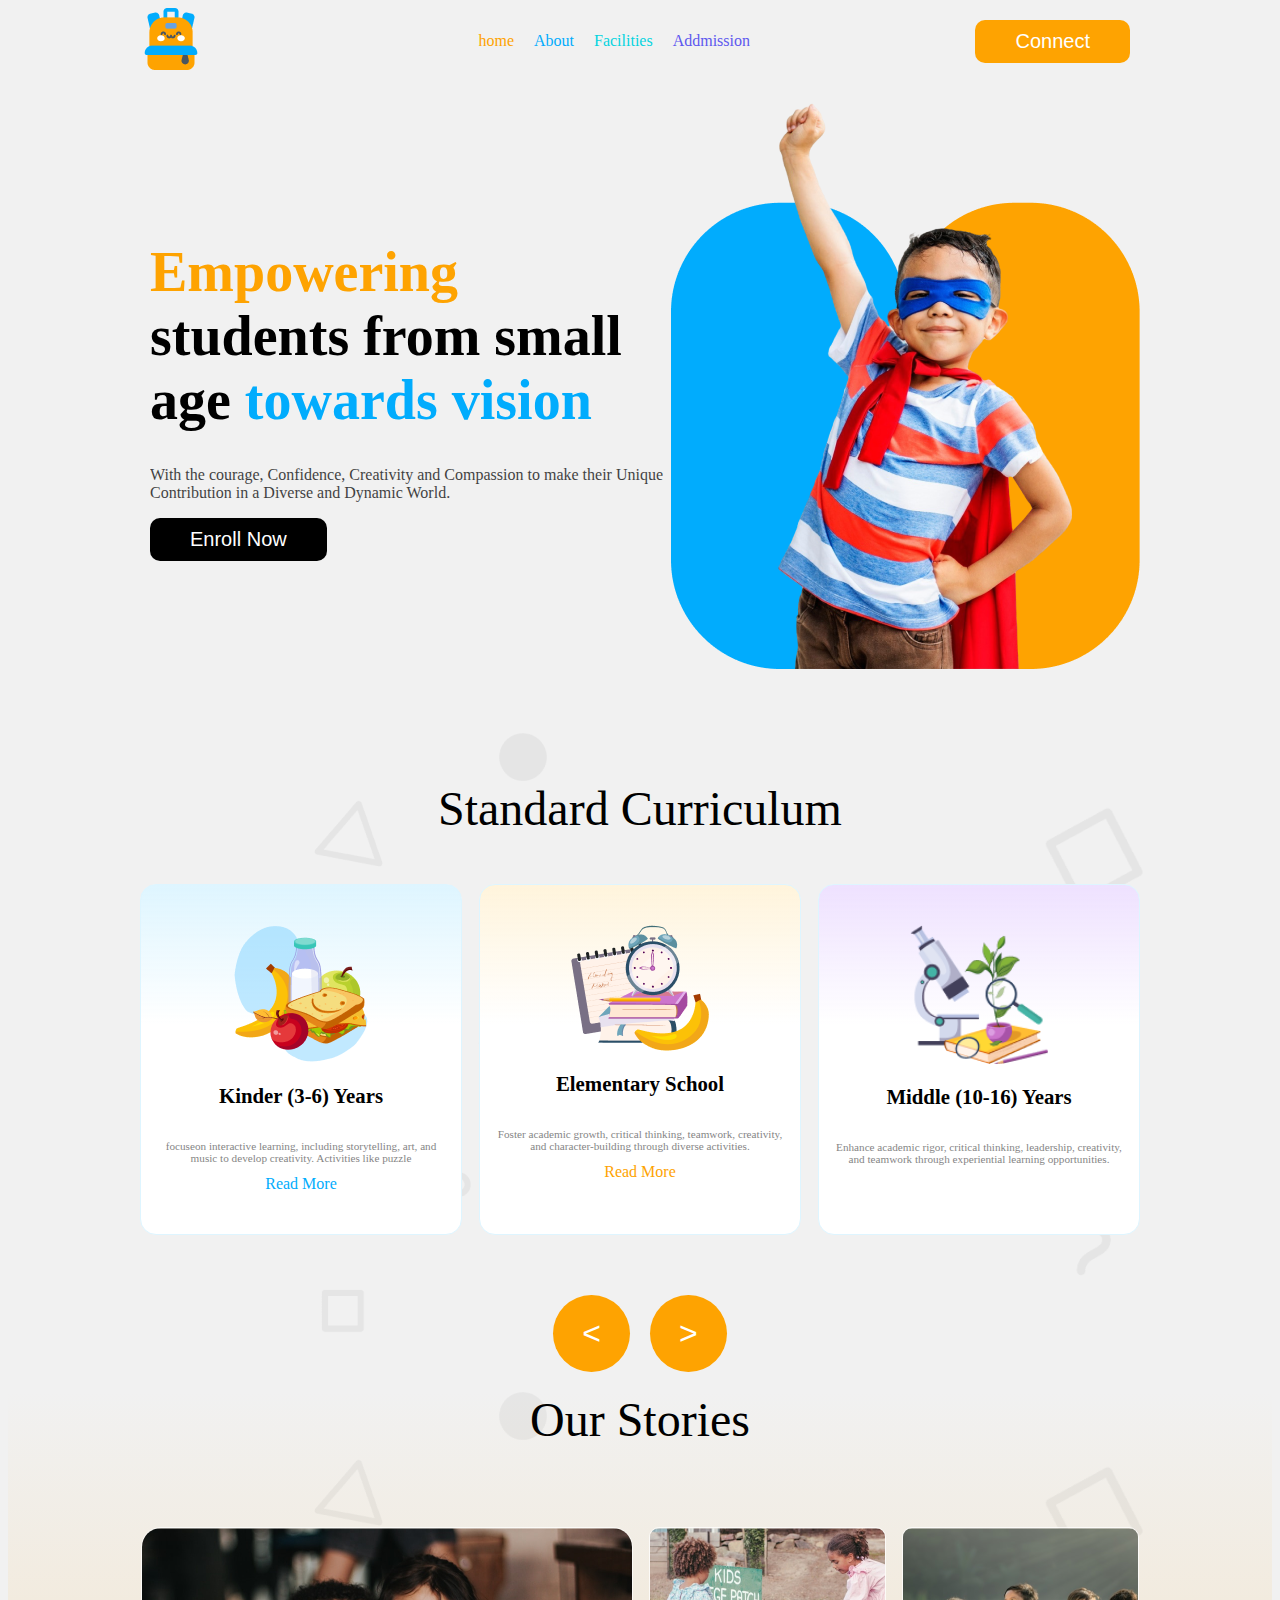
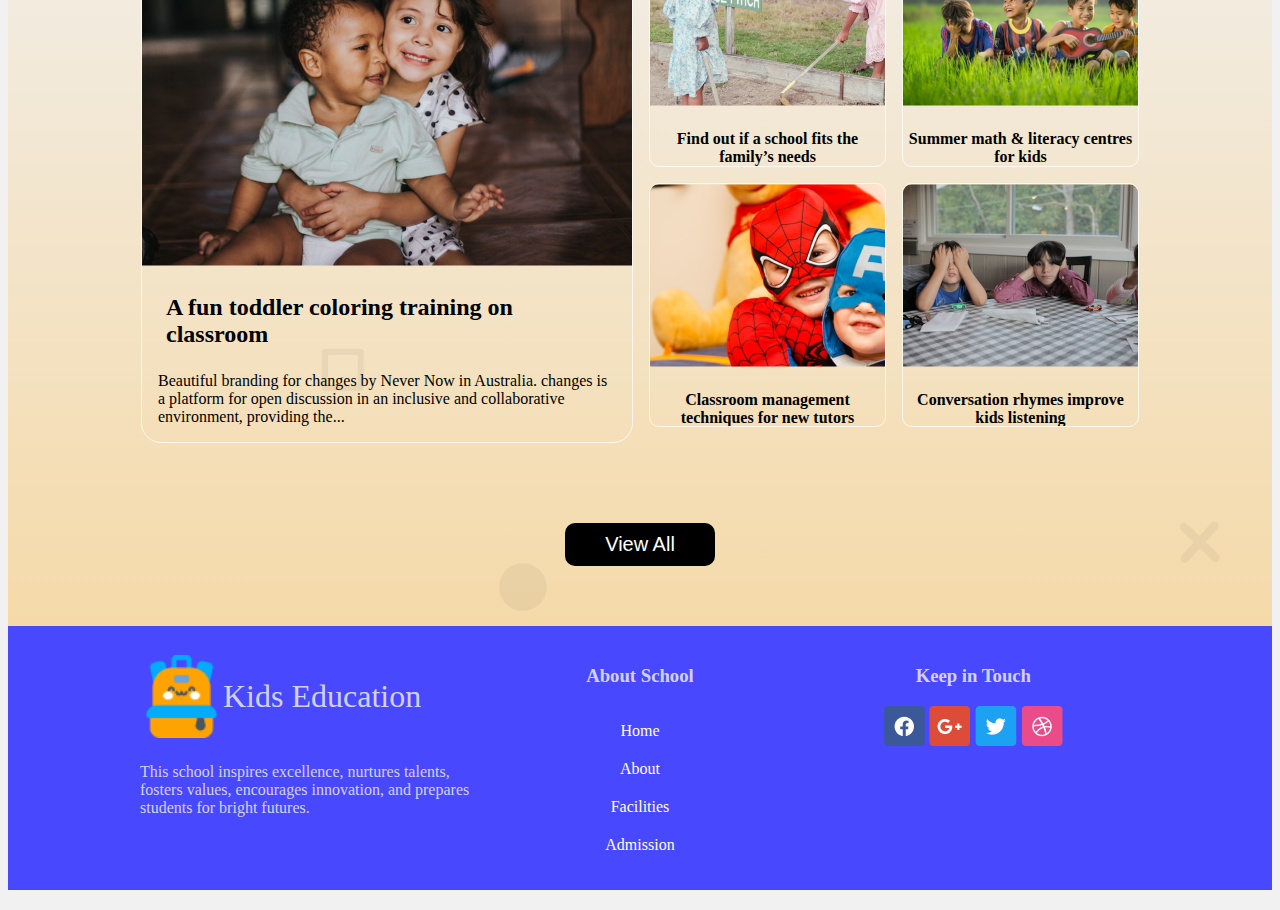
<file: index.html>
<!DOCTYPE html>
<html lang="en">
<head>
    <meta charset="UTF-8">
    <meta name="viewport" content="width=device-width, initial-scale=1.0">
    <link rel="stylesheet" href="style.css">
    <title>Document</title>
</head>
<body>
    <header class="display">
        <div class="logo"><img src="assets/logo.png" alt=""></div>
        <div class="links-container">
            <ul>
                <li><a href="home.com" id="home">home</a></li>
                <li><a href="About" id="about">About</a></li>
                <li><a href="Facilities" id="facilities">Facilities</a></li>
                <li><a href="Addmition" id="addmition">Addmission</a></li>
            </ul>
        </div>
        <button class="primary-btn connect">Connect</button>
        <div class="three-dot-btn">
            <span></span>
            <span></span>
            <span></span>
          </div>
          
    </header>
    <main >
        <div class="display">
        <article id="banner">
        <div class="banner">
            <img src="assets/hero-kids.png" alt="" class="hero">
        </div>
        <div class="banner-description">
            <p class="headline"><span class="empowering">Empowering</span>
                students from small age <span class="toward">towards vision</span></p>
                <p class="description">
                    With the courage, Confidence, Creativity and Compassion to make their Unique Contribution in a Diverse and Dynamic World.
                </p>
                <button class="primary-btn" id="enroll">Enroll Now</button>
        </div>
         </article>
        </div>
        <div id="curiculum">
    <article class="curiculum display">
        <p class="headline-2">
            Standard Curriculum
        </p>
        <div class="plans">
            <div class="plan">
                <img src="assets/kinder.png" alt="" class="plan-img">
                <p class="plan-heading">Kinder (3-6) Years</p>
                <p class="plan-description">
                    focuseon interactive learning, including storytelling, art, and music to develop creativity. Activities like puzzle
                </p>
                <a href="" id="part1-readmore">Read More</a>
            </div>
            <div class="plan plan2">
                <img src="assets/elementary.png" alt="" class="plan-img">
                <p class="plan-heading">Elementary School</p>
                <p class="plan-description">  
                    Foster academic growth, critical thinking, teamwork, creativity, and character-building through diverse activities.
                </p>
                <a href="" id="part2-readmore">Read More</a>
            </div>
            <div class="plan plan3">
                <img src="assets/middle.png" alt="" class="plan-img">
                <p class="plan-heading">Middle (10-16) Years</p>
                <p class="plan-description">
                    Enhance academic rigor, critical thinking, leadership, creativity, and teamwork through experiential learning opportunities.
                </p>
                <a href="" id="part3-readmore">Read More</a>
            </div>
        </div>
        <div class="arrow">
            <button class="arrows"><</button>
            <button class="arrows">></button>
        </div>
    </article>
</div>
    <div id="stories">
    <article class="stories display">
        <p class="headline-2 stories-head">
            Our Stories
        </p>
             <div class="story-partition">
                 <div class="left">
                    <img src="assets/story-1.png" alt="">
                    <p class="left-story-headline">
                        A fun toddler coloring training on classroom
                    </p>
                    <p class="left-story-description">
                        Beautiful branding for changes by Never Now in Australia. changes is a platform for open discussion in an inclusive and
                         collaborative environment, providing the...
                    </p>
                 </div>
                <div class="right">
                    <div class="story1">
                        <img src="assets/story-2.png" alt="">
                        <div class="story1-headline">
                            Find out if a school fits the family’s needs
                        </div>
                    </div>
                    <div class="story1">
                        <img src="assets/story-3.png" alt="">
                        <div class="story1-headline">
                            Summer math & literacy centres for kids
                        </div>
                    </div>
                    <div class="story1">
                        <img src="assets/story-4.png" alt="">
                        <div class="story1-headline">
                            Classroom management  techniques for new tutors
                        </div>
                    </div>
                    <div class="story1">
                        <img src="assets/story-5.png" alt="">
                        <div class="story1-headline">
                            Conversation rhymes improve kids listening
                        </div>
                    </div>
                </div>
             </div>
             <button class="primary-btn view">View All</button>
    </article>
</div>
    </main>
    <div class="footer">
        <footer class="display">    
            <div class="footer-about">
                <div class="logoname">
                    <img src="assets/logo.png" alt="" class="logo">
                    <p class="logo-name">Kids Education</p>
                </div>
                <p class="descripction">This school inspires excellence, nurtures talents, fosters values, encourages innovation, and prepares students for bright futures.</p>
            </div>
            <div class="footer-links">
                <h3>About School</h3>
                <ul class="footer-ul">
                    <li><a href="">Home</a></li>
                    <li><a href="">About</a></li>
                    <li><a href="">Facilities</a></li>
                    <li><a href="">Admission</a></li>
                </ul>
            </div>
            <div class="footer-social">
                <h3>Keep in Touch</h3>
                <div class="social-links">
                    <a href="">
                        <img src="assets/fb.png" alt="">
                    </a>
                    <a href="">
                        <img src="assets/google+.png" alt="">
                    </a>
                    <a href="">
                        <img src="assets/twitter.png" alt="">
                    </a>
                    <a href="">
                        <img src="assets/dribble.png" alt="">
                    </a>
                </div>
            </div>
        </footer>
    </div>
</body>
</html>
</file>
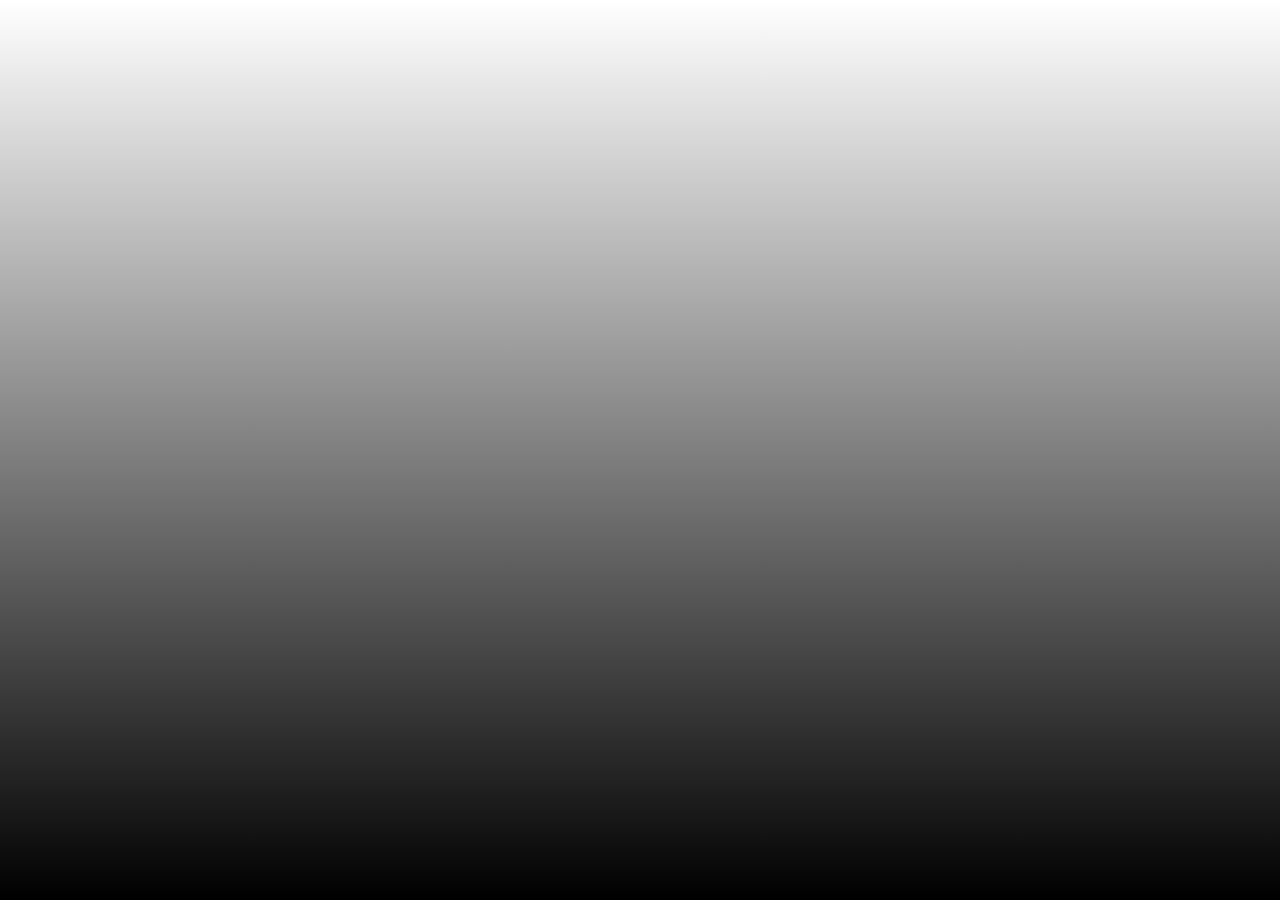
<file: practice.html>
<!DOCTYPE html>
<html lang="en">
<head>
    <meta charset="UTF-8">
    <meta name="viewport" content="width=device-width, initial-scale=1.0">
    <title>Gradient Transition</title>
    <style>
        body {
            margin: 0;
            height: 100vh;
            overflow: hidden;
        }

        body::after {
            content: '';
            position: absolute;
            top: 0;
            left: 0;
            width: 100%;
            height: 100%;
            background-image: linear-gradient(180deg, black, white);
            transition: background-image 5s ease;
        }

        body:hover::after {
            background-image: linear-gradient(180deg, white, black);
        }
    </style>
</head>
<body>
    Hover over this page to see the gradient transition.
</body>
</html>
</file>
<file: style.css>
header{
    height: auto;
    display: flex;
    justify-content: space-between;
    align-items: center;
    margin-bottom: 60px;
}
main{
    height: auto;
    
}
footer{
    height:auto;
    display: grid;
    grid-template-columns: repeat(3, 1fr);
    padding: 20px 0;
}
body{
    background: rgb(241, 241, 241);
}

.display{
    max-width: 1000px;
    margin: 0 auto;
    margin-bottom: 20px;
}
ul{
    display: flex;
    gap: 20px;
    list-style: none;
}
a{
    text-decoration: none;
    color: white;
    transition: all 0.3s ease;
}
a:hover {
    transform: scale(1.1); 
    box-shadow: 0 8px 20px rgba(0, 0, 0, 0.2); 
}
#home{
    color: rgb(254, 163, 1);
}
#about{
    color: rgb(1, 172, 253);
}
#facilities{
    color: rgb(5, 212, 223);
}
#addmition{
    color: rgb(93, 88, 239);
}
.primary-btn{
    padding:  10px 40px;
    font-size: 20px;
    margin: 0px 10px;
    border-radius: 10px;
    border: none;
    background-color: rgb(254, 163, 1);
    color: white;
    transition: all 0.3s ease;
}
button:hover {
    box-shadow: inset 0 5px 15px rgba(0, 0, 0, 0.3);
    background-color: #0056b3;
}
.three-dot-btn {
    display: none;
    flex-direction: column;
    justify-content: space-between;
    cursor: pointer;
    gap: 5px;
}
  .three-dot-btn span {

    width: 30px;
    height: 4px; 
    background-color: #000; 
}
#enroll{
    background-color: black;
}
#banner{
    display: flex;
    flex-direction: row-reverse;
    align-items: center;
}
.headline{
    font-size: 3.5em;
    font-weight: 700;
    padding: 10px;
    margin: 24px 0px;
}
.empowering{
    color: rgb(254, 163, 1);
}
.toward{
    color: rgb(1, 172, 253);
}
.description{
    color: rgb(17, 17, 17);
    padding-left: 10px;
    opacity: 0.8;
}
.curiculum{
    display: flex;
    flex-direction: column;
    justify-content: center;
}
#curiculum{
    background-image: url(assets/bg.png);
}
.headline-2{
    font-size: 3em;
    text-align: center;
}
.plan{
    max-width: 30%;
    height: auto;
    padding: 40px 10px;
    border: 1px solid rgb(222, 245, 255);
    border-radius: 1em;
    background: linear-gradient(180.00deg, rgb(222, 245, 255),rgba(255, 255, 255, 0) 40%),rgb(255, 255, 255);
    display: flex;
    flex-direction: column;
    align-items: center;
}
.plan-img{
    width: 138px;
}
.plan-heading{
    font-size: 1.3em;
    font-weight: 600;
}
.plan-description{
    font-size: .7em;
    opacity: 0.5;
    text-align: center;
}
#part1-readmore{
    color: rgb(1, 172, 253);
}
#part2-readmore{
   color: rgb(254, 163, 1);
}
.plans{
    display: flex;
    justify-content: space-between;
}
.plan2{
    background: linear-gradient(180.00deg, rgb(255, 244, 220),rgba(255, 255, 255, 0) 40%),rgb(255, 255, 255);
}
.plan3{
    background: linear-gradient(180.00deg, rgb(238, 225, 255),rgba(255, 255, 255, 0) 40%),rgb(255, 255, 255);
}
.arrow{
    display: flex;
    align-items: center;
    justify-content: center;
    margin-top: 60px;
    height:auto;
    gap: 20px;
}
.arrows{
    padding: 20px 29px;
    background-color: rgb(254, 163, 1);
    border: none;
    border-radius: 50%;
    color: white;
    font-size: 2em;
}
article{
    margin-bottom: 60px;
}
.stories{
    width: 100%;
    display: flex;
    flex-direction: column;
    gap: 80px;
    align-items: center;
    padding-bottom: 60px;
    
    margin-bottom: 0px;
}
#stories{
    background: url('assets/bg.png'), linear-gradient(0deg, rgba(254, 163, 1, 0.3), rgb(241, 241, 241) );
}
.stories-head{
    padding: 0 0;
    margin: 0 0;
}
.left{
    height: auto;
    width: 49%;
    border: 1px solid rgba(255, 255, 255, 0.704);
    border-radius: 20px;
    overflow: hidden;
}
.right{
    height: 500px;
    width: 49%;
    border: none;
    display: grid;
    grid-template-columns: repeat(2, 1fr);
    gap: 1em;
    
}
.story-partition{
    display: flex;
    justify-content: center;
    gap: 1em;
}

.left-story-headline{
    padding: 0 1em;
    font-size: 1.5em;
    font-weight: 800;
}
.left-story-description{
    padding: 0 1em;
}
.story1{
    border: 1px solid rgba(255, 255, 255, 0.733);
    border-radius: 10px;
    overflow: hidden;
}
.story1-headline{
    text-align: center;
    font-size: 1em;
    font-weight: 700;
    margin-top: 20px;
}
.view{
    width: fit-content;
    background-color: #000;
}
.footer{
    width: 100%;
    background-color: rgb(72, 72, 255);
    color: rgba(255, 255, 255, 0.767);
}
.logo{
    width: 83px;
}
.footer-ul{
    display: flex;
    flex-direction: column;
    align-items: center;
    gap: 20px;
    padding: 0 0 ;
}
.logoname{
    display: flex;
    align-items: center;
}
.logo-name{
    font-size: 2em;
}
.footer-links{
    display: flex;
    flex-direction: column;
    align-items: center;
}
.footer-social{
    display: flex;
    flex-direction: column;
    align-content: center;
    align-items: center;
}

@media  screen and (max-width: 1036px) {

    ul, .connect{
        display: none;
    }

    .three-dot-btn{
        display: flex;
    }
    #banner{
        display: flex;
        flex-direction: column;
        align-items: center;
        margin: 0 0;
        padding: 0 0;
    }
    .hero{
        width: 100%;

    }
    .banner-description{
        display: flex;
        flex-direction: column; 
        text-align: center;
        align-items: center;
    }
    #enroll{
        padding:  10px 40px;
        font-size: 20px;
        margin: 0px 10px;
        border-radius: 10px;
        border: none;
        background-color: rgb(5, 5, 5);
        color: white;
        width: fit-content;
    }
    .arrow{
        display: none;
    }
    .plan{
        max-width: 90%;
    }
    .plans{
        flex-direction: column;
        align-items: center;
        gap: 20px;
    }
    main{

        width: 100%;
        margin: 0 0 ;
        padding: 0 0 ;
    }
    .left{
        display: none; 
    }
    .right{
        display: grid;
        grid-template-columns: repeat(2, 1fr);
        width: 80%;
        height: fit-content;
        
    }
    .story1{
      height: auto;
      cursor: pointer;
      padding-bottom: 20px;
    }
    footer{
        display: flex;
        flex-direction: column;
        align-items: center;
        align-content: center;
        gap: 30px;
    }
    .logoname{
        justify-content: center;
    }
    html,body{
        margin-right: 0 0;
        padding: 0 0;
        
    }
}
</file>
